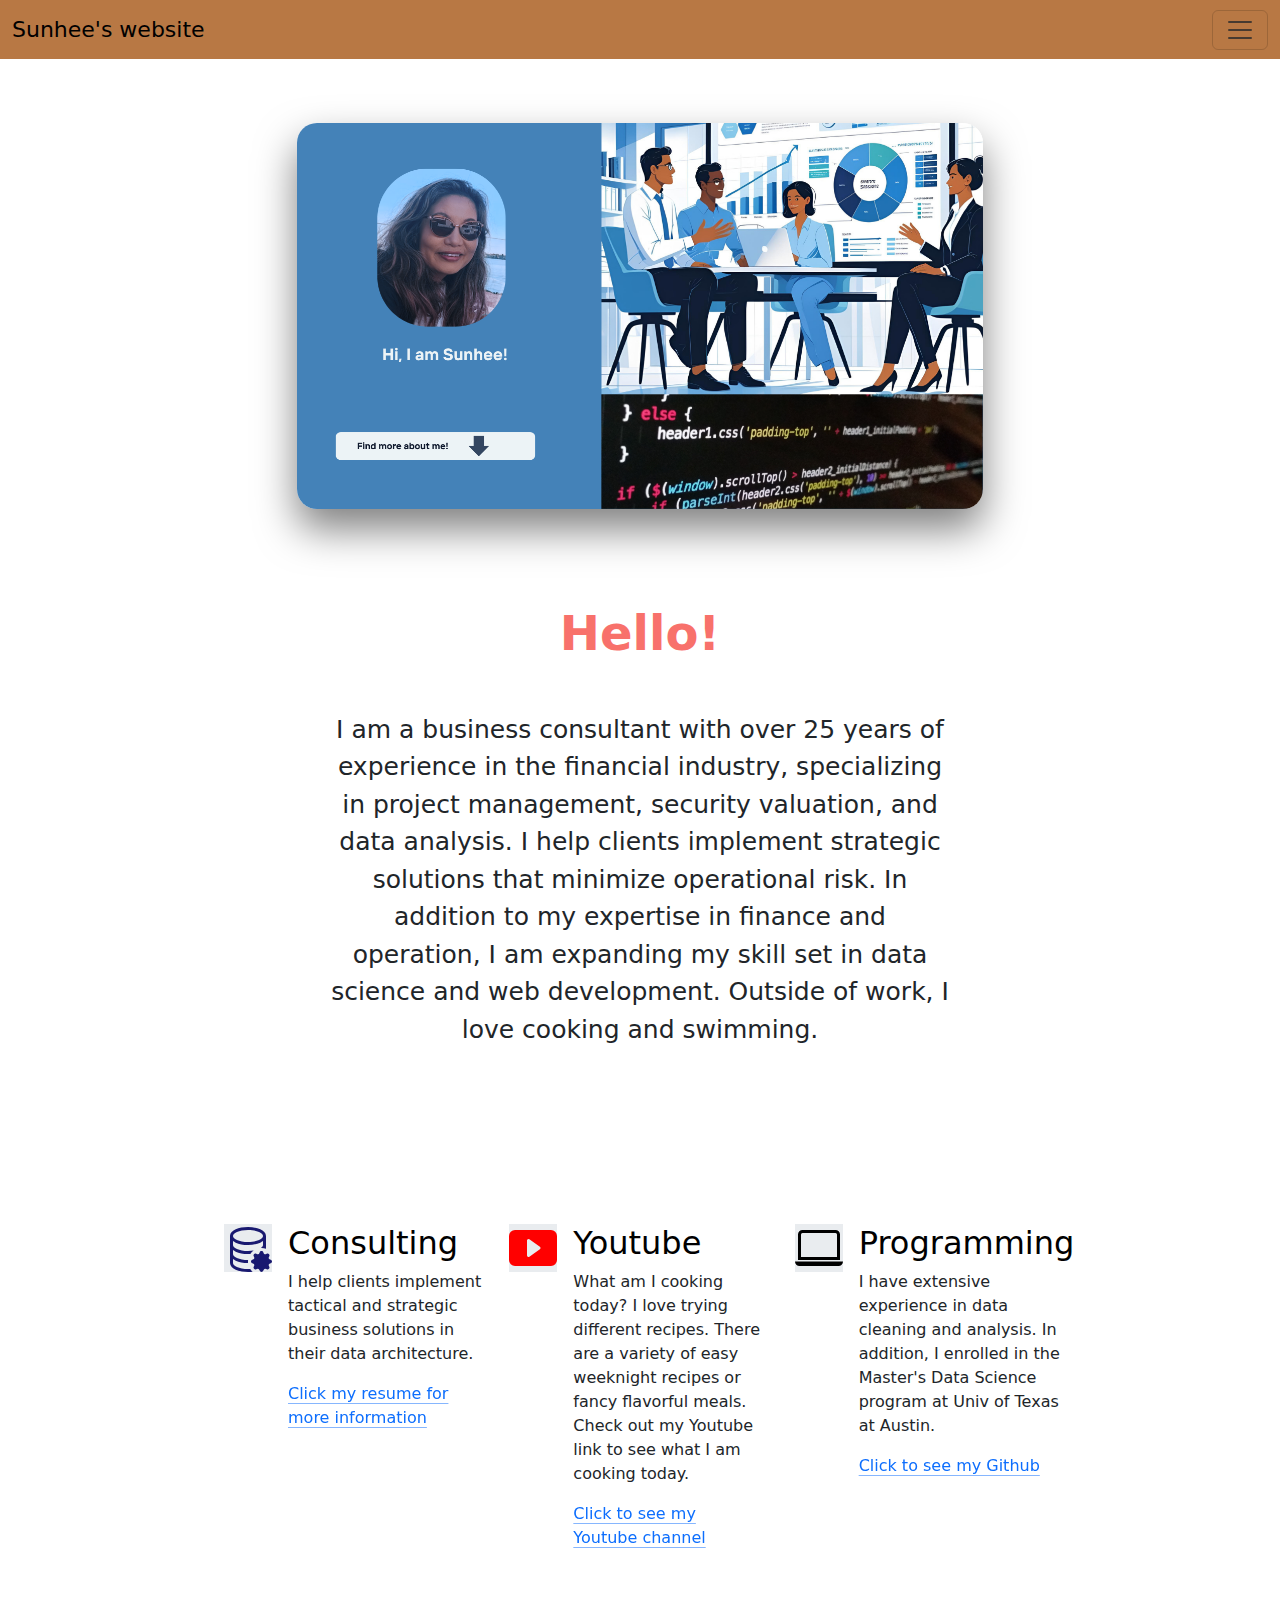
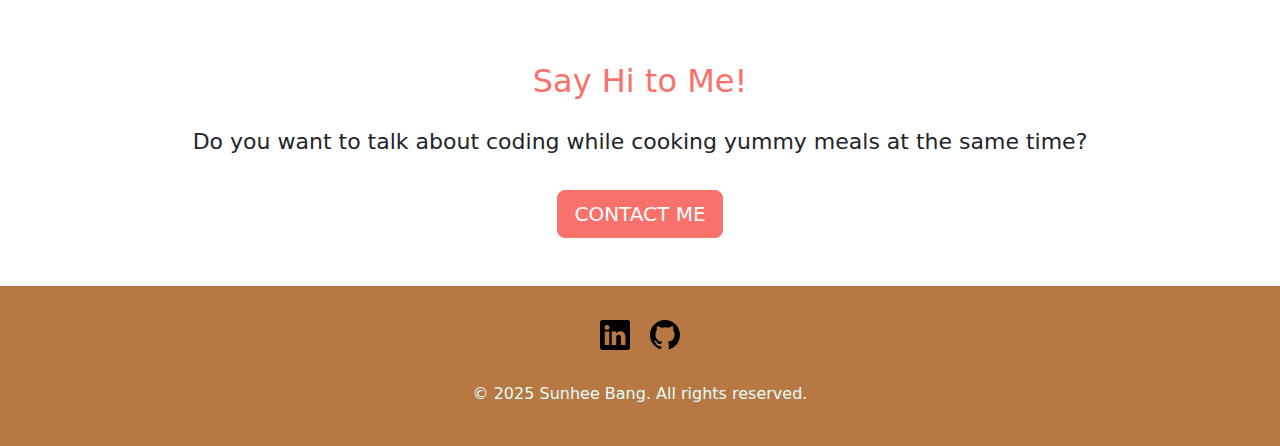
<file: index.html>
<!DOCTYPE html>
<html lang="en">
<head>
    <meta charset="UTF-8">
    <meta name="viewport" content="width=device-width, initial-scale=1.0">
    <title>My website</title>
    <link href="https://cdn.jsdelivr.net/npm/bootstrap@5.3.3/dist/css/bootstrap.min.css" rel="stylesheet" integrity="sha384-QWTKZyjpPEjISv5WaRU9OFeRpok6YctnYmDr5pNlyT2bRjXh0JMhjY6hW+ALEwIH" crossorigin="anonymous">

    <link rel="stylesheet" href="styles/layout2.css">
   
   
</head>
<body>

<nav class="navbar navbar-expand-xxl" style="background-color: #b87844; font-size: 22px;" data-bs-theme="light"> <!--remove bg-body-tertiary from class-->
  <div class="container-fluid">
    <a class="navbar-brand" style="font-size: 22px;" href="#">Sunhee's website</a>
    <button class="navbar-toggler" type="button" data-bs-toggle="collapse" data-bs-target="#navbarNavAltMarkup" aria-controls="navbarNavAltMarkup" aria-expanded="false" aria-label="Toggle navigation">
      <span class="navbar-toggler-icon"></span>
    </button>
    <div class="collapse navbar-collapse justify-content-end" id="navbarNavAltMarkup"> 
      <div class="navbar-nav "><!--remove me-auto mb-2 mb-lg-0 d-flex -->
        <a class="nav-link active" aria-current="page" href="#">Home</a>
        <a class="nav-link" href="./resume.html">Resume</a>
        <a class="nav-link" href="./project.html">Project</a>
        <a class="nav-link" href="#contact-container">Contact</a>
      </div>
    </div>
  </div>
</nav>


<!--bootstrap hero-->
    <div class="px-3 py-3 my-5 text-center">
        <img class="d-block mx-auto mb-5 img-fluid" src="./images/frontimage.png" alt="" width="55%" style="border-radius: 20px; box-shadow: 0 20px 40px rgba(0,0,0,0.5);">
        <h1 class="display-5 fw-bold mb-5 pt-5 text-body-emphasis" style="color: #f8716b !important;" > Hello!</h1>
        <div class="col-lg-6 mx-auto ">
          <p class="mb-5" style="font-size: 25px;margin-top: 10px;">I am a business consultant with over 25 years of experience in the financial industry, specializing in project management, security valuation, and data analysis. I help clients implement strategic solutions that minimize operational risk. In addition to my expertise in finance and operation, I am expanding my skill set in data science and web development. Outside of work, I love cooking and swimming. </p>
       
        </div>
      </div>

      <!--bootstrap features:hanging icons -->

<div class="container-fluid px-3 py-3">  <!--add later-->
    <div class="col-lg-8 mx-auto">      <!--lg-8 instead of 6 or 12.-->
      <div class="row g-4 py-5 row-cols-1 row-cols-lg-3">
        <div class="col d-flex align-items-start">
          <div class="icon-square text-body-emphasis bg-body-secondary d-inline-flex align-items-center justify-content-center fs-4 flex-shrink-0 me-3">
           
            <svg xmlns="http://www.w3.org/2000/svg" width="16" height="16" fill="currentColor" class="bi bi-database-gear" viewBox="0 0 16 16" style="width: 3rem; height: 3rem;color: midnightblue;">
  <path d="M12.096 6.223A5 5 0 0 0 13 5.698V7c0 .289-.213.654-.753 1.007a4.5 4.5 0 0 1 1.753.25V4c0-1.007-.875-1.755-1.904-2.223C11.022 1.289 9.573 1 8 1s-3.022.289-4.096.777C2.875 2.245 2 2.993 2 4v9c0 1.007.875 1.755 1.904 2.223C4.978 15.71 6.427 16 8 16c.536 0 1.058-.034 1.555-.097a4.5 4.5 0 0 1-.813-.927Q8.378 15 8 15c-1.464 0-2.766-.27-3.682-.687C3.356 13.875 3 13.373 3 13v-1.302c.271.202.58.378.904.525C4.978 12.71 6.427 13 8 13h.027a4.6 4.6 0 0 1 0-1H8c-1.464 0-2.766-.27-3.682-.687C3.356 10.875 3 10.373 3 10V8.698c.271.202.58.378.904.525C4.978 9.71 6.427 10 8 10q.393 0 .774-.024a4.5 4.5 0 0 1 1.102-1.132C9.298 8.944 8.666 9 8 9c-1.464 0-2.766-.27-3.682-.687C3.356 7.875 3 7.373 3 7V5.698c.271.202.58.378.904.525C4.978 6.711 6.427 7 8 7s3.022-.289 4.096-.777M3 4c0-.374.356-.875 1.318-1.313C5.234 2.271 6.536 2 8 2s2.766.27 3.682.687C12.644 3.125 13 3.627 13 4c0 .374-.356.875-1.318 1.313C10.766 5.729 9.464 6 8 6s-2.766-.27-3.682-.687C3.356 4.875 3 4.373 3 4"/>
  <path d="M11.886 9.46c.18-.613 1.048-.613 1.229 0l.043.148a.64.64 0 0 0 .921.382l.136-.074c.561-.306 1.175.308.87.869l-.075.136a.64.64 0 0 0 .382.92l.149.045c.612.18.612 1.048 0 1.229l-.15.043a.64.64 0 0 0-.38.921l.074.136c.305.561-.309 1.175-.87.87l-.136-.075a.64.64 0 0 0-.92.382l-.045.149c-.18.612-1.048.612-1.229 0l-.043-.15a.64.64 0 0 0-.921-.38l-.136.074c-.561.305-1.175-.309-.87-.87l.075-.136a.64.64 0 0 0-.382-.92l-.148-.045c-.613-.18-.613-1.048 0-1.229l.148-.043a.64.64 0 0 0 .382-.921l-.074-.136c-.306-.561.308-1.175.869-.87l.136.075a.64.64 0 0 0 .92-.382zM14 12.5a1.5 1.5 0 1 1-3 0 1.5 1.5 0 0 1 3 0"/>
</svg> <!--all three bootstrap icons-->
          </div>
          
          <div>
            <h3 class="fs-2 text-body-emphasis">Consulting</h3>
            <p class="feature"> I help clients implement tactical and strategic business solutions in their data architecture.</p>
           <a href="./resume.html" class="icon-link">Click my resume for more information
<svg class="bi" aria-hidden="true"><use xlink:href="#chevron-right"></use></svg> </a>
          </div>
        </div>
        <div class="col d-flex align-items-start">
          <div class="icon-square text-body-emphasis bg-body-secondary d-inline-flex align-items-center justify-content-center fs-4 flex-shrink-0 me-3">
            <svg xmlns="http://www.w3.org/2000/svg" width="16" height="16" fill="currentColor" class="bi bi-play-btn-fill" viewBox="0 0 16 16" style="width: 3rem; height: 3rem;color: red;">
  <path d="M0 12V4a2 2 0 0 1 2-2h12a2 2 0 0 1 2 2v8a2 2 0 0 1-2 2H2a2 2 0 0 1-2-2m6.79-6.907A.5.5 0 0 0 6 5.5v5a.5.5 0 0 0 .79.407l3.5-2.5a.5.5 0 0 0 0-.814z"/>
</svg> <!--play-btnicon-->
          </div>
          <div>
            <h3 class="fs-2 text-body-emphasis">Youtube</h3>
            <p class="feature"> What am I cooking today? I love trying different recipes. There are a variety of easy weeknight recipes or fancy flavorful meals. Check out my Youtube link to see what I am cooking today. </p>
         <a href="https://www.youtube.com/@theCostcoGourmet" class="icon-link">Click to see my Youtube channel
<svg class="bi" aria-hidden="true"><use xlink:href="#chevron-right"></use></svg> </a>  
        </div>

        </div>
        <div class="col d-flex align-items-start">
          <div class="icon-square text-body-emphasis bg-body-secondary d-inline-flex align-items-center justify-content-center fs-4 flex-shrink-0 me-3" style="width: 3rem; height: 3rem;color: red;">
           
            <svg xmlns="http://www.w3.org/2000/svg" width="16" height="16" fill="currentColor" class="bi bi-laptop" viewBox="0 0 16 16" style="width: 3rem; height: 3rem;color: black;">
                <path d="M13.5 3a.5.5 0 0 1 .5.5V11H2V3.5a.5.5 0 0 1 .5-.5zm-11-1A1.5 1.5 0 0 0 1 3.5V12h14V3.5A1.5 1.5 0 0 0 13.5 2zM0 12.5h16a1.5 1.5 0 0 1-1.5 1.5h-13A1.5 1.5 0 0 1 0 12.5"/>
            </svg>

          </div>
          <div>
            <h3 class="fs-2 text-body-emphasis">Programming</h3>
            <p class="feature">I have extensive experience in data cleaning and analysis. In addition, I enrolled in the Master's Data Science program at Univ of Texas at Austin.</p>
            <a href="https://sunhee40.github.io/resume/" class="icon-link">Click to see my Github
            <svg class="bi" aria-hidden="true"><use xlink:href="#chevron-right"></use></svg> </a>
          </div>
        </div>
      </div>
 </div>
</div>
</div>
<div class="container-fluid px-3 py-3 pt-5 pb-5 text-center" id="contact-container">
  <h2 style="color: #f8716b">Say Hi to Me!</h2>
   <p class="contact-message pt-3 pb-3" style="font-size: 22px;">Do you want to talk about coding while cooking yummy meals at the same time?</p>
    
    <a class="btn btn-contact btn-lg" href="mailto:sunheebang40@gmail.com" role="button">CONTACT ME</a>

</div>
   
<footer class="text-body-secondary bg-body-tertiary text-center py-4" style="background-color: #b87844 !important; color: #e0fffb !important;">
   

     <div class="profile-container" style="background-color: #b87844 !important;">
            
            <a href="https://www.linkedin.com/sunheebang/"><img class="contact-icon" src="./images/linkedin.svg" alt="linkedin icon"></a>
            <a href="https://github.com/"><img class="contact-icon" src="./images/github.svg" alt="github icon"></a>
        </div>   
  <p style="margin-top: 2rem;">© 2025 Sunhee Bang. All rights reserved.</p>
 
 </footer>
 <script src="https://cdn.jsdelivr.net/npm/bootstrap@5.3.3/dist/js/bootstrap.bundle.min.js"></script>
 </body>
</html>
</file>
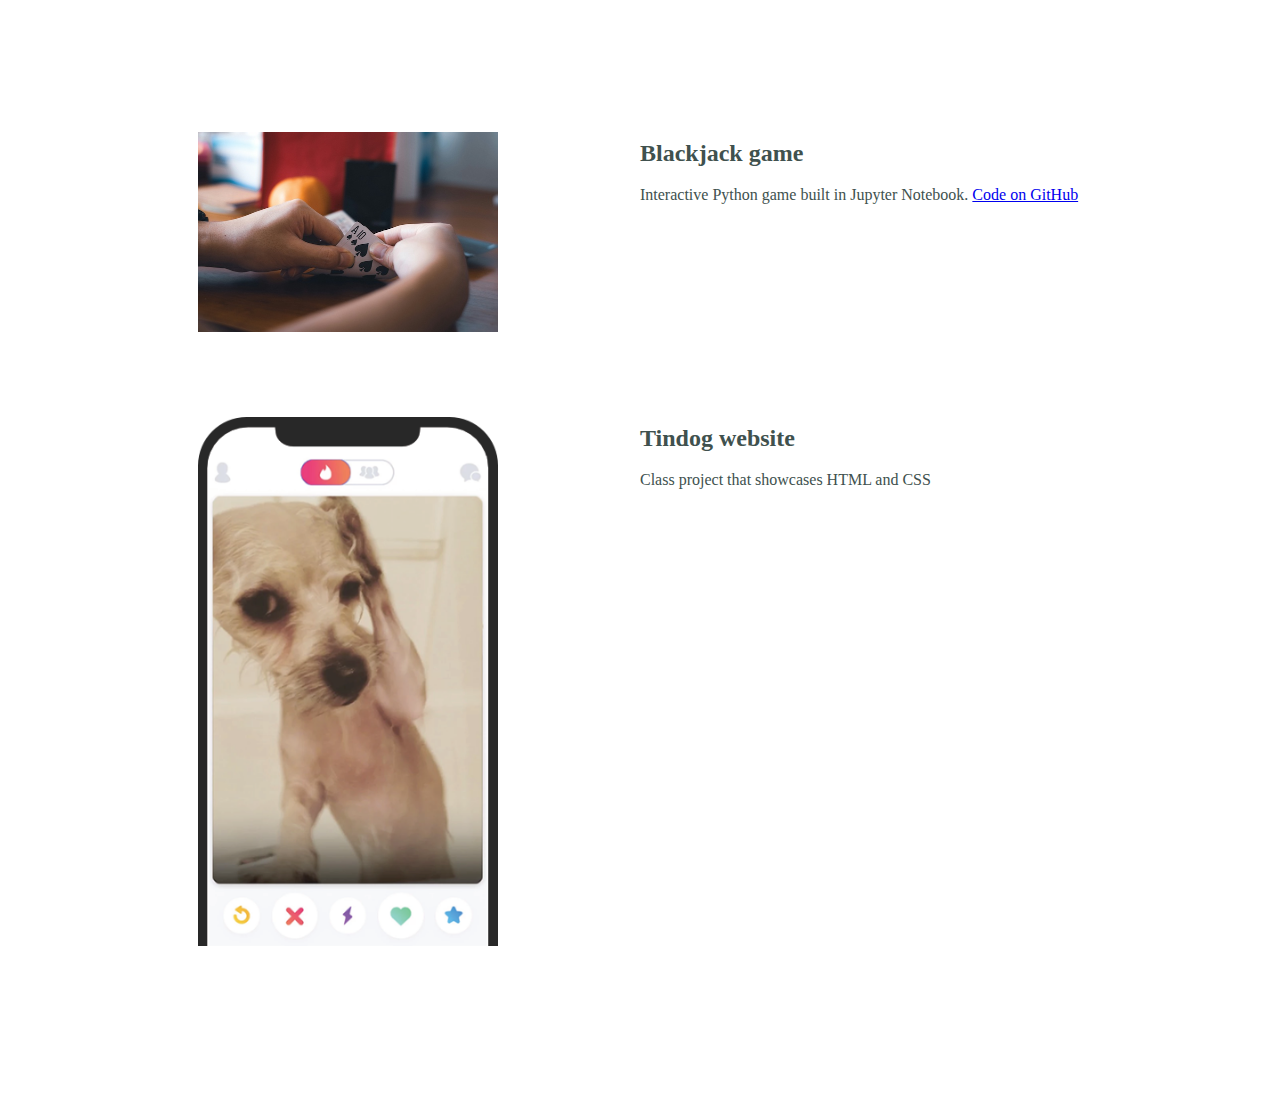
<file: project.html>
<!DOCTYPE html>
<html lang="en">
<head>
    <meta charset="UTF-8">
    <meta name="viewport" content="width=device-width, initial-scale=1.0">
    <title>Project</title>    
    <link rel="stylesheet" href="./styles/project.css">                                                   

</head>

   <div class="parent">
        <div class="blackjack">
          <img src="./images/blackjack_img1.jpg" alt="blackjack">
        </div>
        <div class="coding">
          <h3>Blackjack game</h3>
          <p>Interactive Python game built in Jupyter Notebook.
             <a href="https://github.com/sunhee40/python_coding/blob/main/Blackjack_v2.ipynb" target="_blank">Code on GitHub</a>
          </p>
        </div>
        <div class="tindog">
          <a href="https://sunhee40.github.io/tindog/" target="_blank">
          <img class="tindog" src="./images/iphone.png" alt="tindog">
          </a>
        </div>
        <div class="tindog-text">
          <h3>Tindog website</h3>
          <p>Class project that showcases HTML and CSS</p>
        </div>

      </div>
    </body>
</html>
</file>
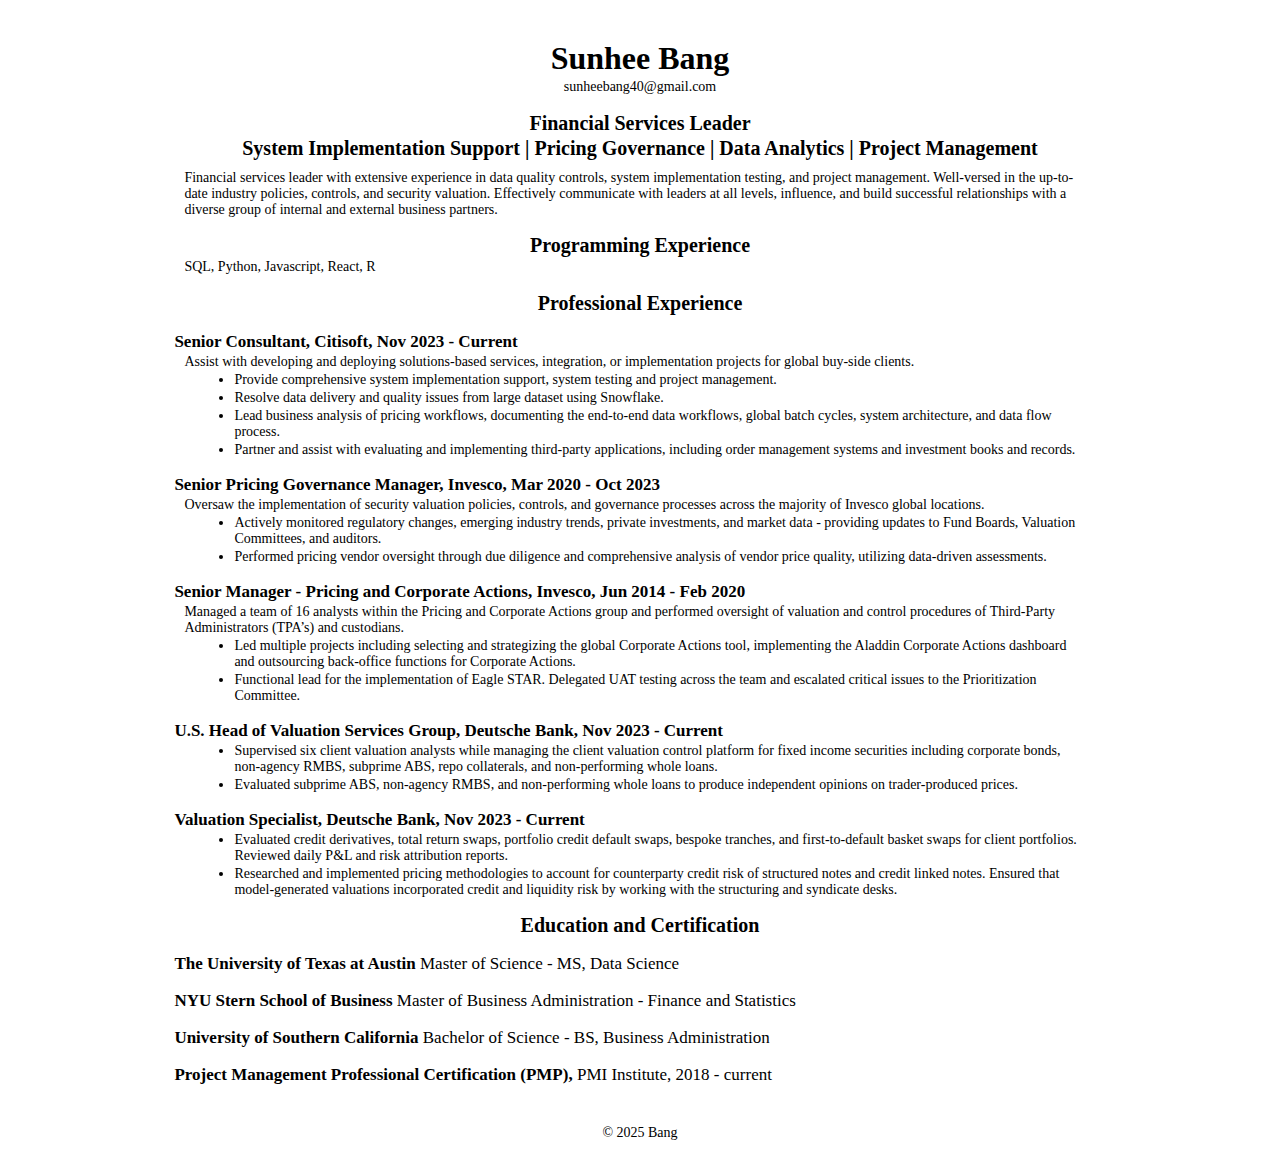
<file: resume.html>
<!DOCTYPE html>
<html lang="en">
<head>
    <meta charset="UTF-8">
    <meta name="viewport" content="width=device-width, initial-scale=1.0">
    <title>My Resume</title>
    <link rel="stylesheet" href="./styles/styles.css">
</head>
<body>
    <div class="resumebody"> 
    <h1>Sunhee Bang</h1>
    <p class="contact">sunheebang40@gmail.com</p>

    <h2>Financial Services Leader</h2>  
    <h2 style="margin: 1px 0 10px 0;">System Implementation Support | Pricing Governance | Data Analytics | Project Management</h2>
    <p>Financial services leader with extensive experience in data quality controls, system implementation testing, and project management. Well-versed in the up-to-date industry policies, controls, and security valuation. Effectively communicate with leaders at all levels, influence, and build successful relationships with a diverse group of internal and external business partners.  </p>
    <h2>Programming Experience</h2>
    <p>SQL, Python, Javascript, React, R </p>
    <h2>Professional Experience</h2>
    
    
        <h3>Senior Consultant, Citisoft, Nov 2023 - Current</h3>
        <p> Assist with developing and deploying solutions-based services, integration, or implementation projects for global buy-side clients.</p>
            <ul>
            <li>Provide comprehensive system implementation support, system testing and project management.</li>
            <li>Resolve data delivery and quality issues from large dataset using Snowflake.</li>
            <li>Lead business analysis of pricing workflows, documenting the end-to-end data workflows, global batch cycles, system architecture, and data flow process.</li>
            <li>Partner and assist with evaluating and implementing third-party applications, including order management systems and investment books and records.</li>
            </ul>

        <h3>Senior Pricing Governance Manager, Invesco, Mar 2020 - Oct 2023</h3>
        <p>Oversaw the implementation of security valuation policies, controls, and governance processes across the majority of Invesco global locations. </p>
            <ul>
            <li>Actively monitored regulatory changes, emerging industry trends, private investments, and market data - providing updates to Fund Boards, Valuation Committees, and auditors. </li>
            <li>Performed pricing vendor oversight through due diligence and comprehensive analysis of vendor price quality, utilizing data-driven assessments.</li>
            </ul>

        <h3>Senior Manager - Pricing and Corporate Actions, Invesco, Jun 2014 - Feb 2020</h3>
        <p>Managed a team of 16 analysts within the Pricing and Corporate Actions group and performed oversight of valuation and control procedures of Third-Party Administrators (TPA’s) and custodians.  </p>
            <ul>    
            <li>Led multiple projects including selecting and strategizing the global Corporate Actions tool, implementing the Aladdin Corporate Actions dashboard and outsourcing back-office functions for Corporate Actions. </li>
            <li> Functional lead for the implementation of Eagle STAR. Delegated UAT testing across the team and escalated critical issues to the Prioritization Committee.</li>
            </ul> 
        
        <h3>U.S. Head of Valuation Services Group, Deutsche Bank, Nov 2023 - Current</h3>
            <ul>
            <li>Supervised six client valuation analysts while managing the client valuation control platform for fixed income securities including corporate bonds, non-agency RMBS, subprime ABS, repo collaterals, and non-performing whole loans.</li> 
            <li>Evaluated subprime ABS, non-agency RMBS, and non-performing whole loans to produce independent opinions on trader-produced prices. </li>

            </ul>   
        <h3>Valuation Specialist, Deutsche Bank, Nov 2023 - Current</h3>
            <ul>
            <li>Evaluated credit derivatives, total return swaps, portfolio credit default swaps, bespoke tranches, and first-to-default basket swaps for client portfolios. Reviewed daily P&L and risk attribution reports. </li>
            <li>Researched and implemented pricing methodologies to account for counterparty credit risk of structured notes and credit linked notes. Ensured that model-generated valuations incorporated credit and liquidity risk by working with the structuring and syndicate desks.</li>  
            </ul>

    <h2>Education and Certification</h2>
        <h3>The University of Texas at Austin <span>Master of Science - MS, Data Science</span></h3>
        
        <h3>NYU Stern School of Business <span>Master of Business Administration - Finance and Statistics </span></h3>
        
        <h3>University of Southern California <span >Bachelor of Science - BS, Business Administration</h3>
        <h3 style="margin-bottom: 25px;">Project Management Professional Certification (PMP), <span> PMI Institute, 2018 - current</span></h3>
        
 </div> 

 
</body>
 <footer style="text-align:center">
    <p>© 2025 Bang</p>
  </footer>
</html>
</file>
<file: styles/layout2.css>
/*@import url('https://fonts.googleapis.com/css2?family=Noto+Serif:ital,wght@0,296;1,296&display=swap');
/*font*/
* {
  margin: 0;
  padding: 0;
  box-sizing: border-box;
  /* background-color: #ecf3f6;*/
}

h1{
  font-size: 24px;
  color: #f8716b !important;
  
}

nav div, nav div a, .contact-container>a, footer p{
  background-color: #b87844 !important;
}

footer div a{
  background-color: #b87844 !important;
}
.contact-icon{
  width: 30px;
  height: 30px;
  margin: 0 10px;
}

.btn-contact {
  --bs-btn-color: var(--bs-white);
  --bs-btn-bg: #f8716b;
  --bs-btn-border-color: #f8716b;
  --bs-btn-hover-color: var(--bs-white);
  --bs-btn-hover-bg: #e55a54;
  --bs-btn-hover-border-color: #e55a54;
  --bs-btn-focus-shadow-rgb: 248, 113, 107;
  --bs-btn-active-color: var(--bs-white);
  --bs-btn-active-bg: #d64944;
  --bs-btn-active-border-color: #d64944;
  --bs-btn-disabled-color: var(--bs-white);
  --bs-btn-disabled-bg: #f8716b;
  --bs-btn-disabled-border-color: #f8716b;
}

.profile-container{ 
  display: flex;
  justify-content: center;
  align-items: center;
  flex-direction: row;
  margin-top: 10px;
}


/*----------bootstrap-navbar-css------------*/


@media (min-width: 992px) {
  .navbar-expand-custom {
    -ms-flex-flow: row nowrap;
    flex-flow: row nowrap;
    -ms-flex-pack: start;
    justify-content: flex-start;
  }
  .navbar-expand-custom .navbar-nav {
    -ms-flex-direction: row;
    flex-direction: row;
  }
  .navbar-expand-custom .navbar-toggler {
    display: none;
  }
  .navbar-expand-custom .navbar-collapse {
    display: -ms-flexbox !important;
    display: flex !important;
    -ms-flex-preferred-size: auto;
    flex-basis: auto;
  }
}

@media (max-width: 991px) {
  #navbarSupportedContent ul li a {
    padding: 12px 30px;
  }
  
}


/*
</file>
<file: styles/project.css>
/* ----------project-css------------*/
.parent{
    min-height: 100vh;
    color: #40514e;
    display: grid;
    grid-template-columns: 1.5fr 1.5fr;
    grid-template-rows: auto auto; /*repeat(1fr, 1fr);*/
    width: 70%;
    margin: 100px auto 100px auto;
    text-align: left;
    gap: 12rem, 3rem; 
}

/* Image sizing fixes */
.blackjack img {
    width: 150%;
    max-width: 300px; /* Limit maximum size */
    height: auto; /* Maintain aspect ratio */
    display: block;
    margin-bottom: 2rem;
    margin-top: 2rem;
}

.tindog img {
    width: 100%;
    max-width: 300px;
    height: auto;
    display: block;
    margin-bottom: 2rem;
    margin-top: 2rem;
}

/* Text container fixes */
.coding, .tindog-text {
    padding: 1rem 0; /* Add some padding */
}

.coding h3, .tindog-text h3 {
    margin-bottom: 1rem;
    font-size: 1.5rem;
}

.coding p, .tindog-text p {
    font-size: 1rem;
    line-height: 1.5;
    margin: 0;
}
*{
    font-size: 16px
}
@media (max-width: 768px) {
    .parent {
        grid-template-columns: 1fr; /* Single column */
        gap: 3rem 0; /* Only row gap needed */
        width: 90%; /* Wider on small screens */
        margin: 50px auto 0 auto;
    }
}

/* Mobile screens */
@media (max-width: 480px) {
    .parent {
        grid-template-columns: 1fr;
        gap: 2rem 0;
        width: 95%;
        margin: 30px auto 0 auto;
    }
}
</file>
<file: styles/styles.css>
h1{
    text-align: center; 
    margin-bottom: 2px;
    font-family: 28px;
}
h2{
    text-align: center; 
    margin-bottom: 2px;
    font-size: 20px;
}
.profile-image {
    width: 180px;
    height: 200px;
    border-radius: 20%;
    display: block;
    margin: 0 auto;
}
.resumebody{
    margin: 40px;
    text-wrap: wrap;
    text-align: left;
    padding-left: 10%;
    padding-right: 10%;
}

.hobbybody{
    width: 50%;
    margin-left: 25%;
    margin-top: 10%;
    border-top: #334661 5px;
    border-bottom: #334661 5px;
    margin: 40px;
    text-wrap: wrap;
    text-align: left;
    padding-left: 10%;
    padding-right: 10%;
    background-color: coral;
}
h4{
    font-size: 50px;
    text-align: left;
    margin-top: 20px;
    margin-left: 11.5%;
    margin-bottom: 20px;
    font-family: "Libre Baskerville", serif;
}

.hobby{
    width: 50%;
    margin: 40px;
    text-wrap: wrap;
    text-align: left;
    padding-left: 10%;
    padding-right: 10%;
}

h3{
    font-size: 17px;
   margin-bottom: 0; 
}
p, ul, li{
    font-size: 14px;
    margin: 2px 10px 2px 10px;
    
}
p>a, body>p{
    font-size: 17px;
}

.contact{
    text-align: center;
    font-size: 14px;
    margin-top: 2px;
}
span{
    font-weight: normal;
}
a{
    text-align: left;
    font-size: 14px;
    margin-top: 250px;
}
</file>
